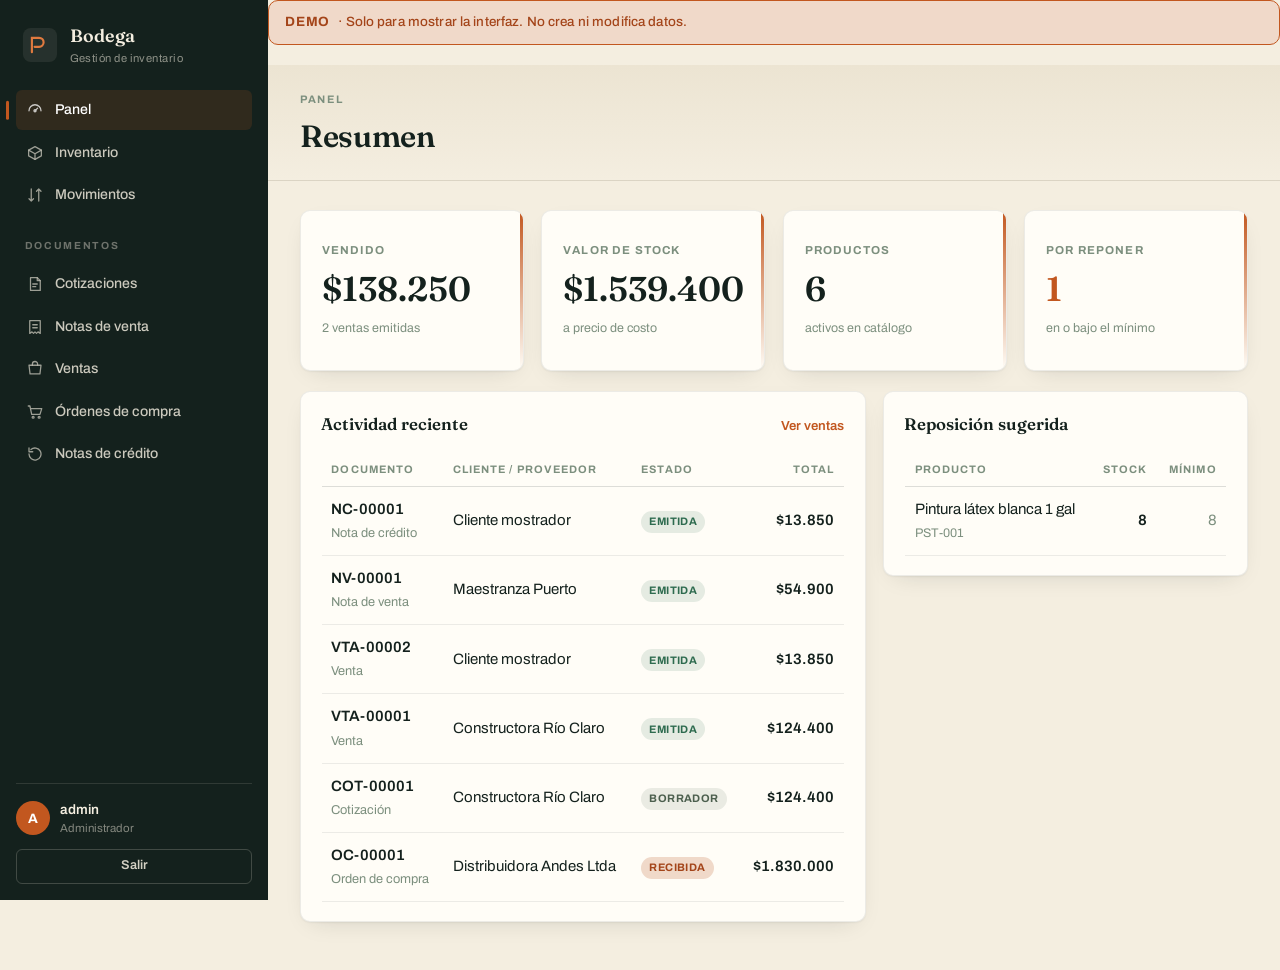
<file: demo/index.html>
<!DOCTYPE html>
<html lang="es">
<head>
<meta charset="utf-8">
<meta name="viewport" content="width=device-width, initial-scale=1">
<title>Bodega (demo) · Gestión de inventario</title>
<link rel="preconnect" href="https://fonts.googleapis.com">
<link rel="preconnect" href="https://fonts.gstatic.com" crossorigin>
<link href="https://fonts.googleapis.com/css2?family=Fraunces:opsz,wght@9..144,400;9..144,600;9..144,700&family=Archivo:wght@400;500;600;700&display=swap" rel="stylesheet">
<link rel="stylesheet" href="style.css">
<link rel="icon" href="data:image/svg+xml,<svg xmlns='http://www.w3.org/2000/svg' viewBox='0 0 32 32'><rect width='32' height='32' rx='7' fill='%2314211D'/><path d='M8 22V10h7a4 4 0 0 1 0 8H11' stroke='%23E9DEC7' stroke-width='2.4' fill='none' stroke-linecap='round'/></svg>">
</head>
<body>

<!-- ─────────────────────────────  LOGIN  ───────────────────────────── -->
<section id="view-login" class="login" hidden>
  <div class="login__art">
    <div class="login__mark">
      <svg viewBox="0 0 40 40" aria-hidden="true"><rect x="1" y="1" width="38" height="38" rx="9"/><path d="M11 28V12h8a5 5 0 0 1 0 10h-5"/></svg>
      <span>Bodega</span>
    </div>
    <h1 class="login__headline">Tu inventario,<br>en orden y<br><em>al día.</em></h1>
    <p class="login__sub">Ventas que descuentan stock, órdenes de compra que lo reponen, cotizaciones que se convierten en nota de venta. Todo con su historial.</p>
    <ul class="login__points">
      <li><span>01</span> Libro de stock auditable</li>
      <li><span>02</span> Documentos numerados</li>
      <li><span>03</span> Alerta de reposición</li>
    </ul>
    <div class="login__grain" aria-hidden="true"></div>
  </div>

  <div class="login__panel">
    <form id="login-form" class="card card--plain login__form" autocomplete="on">
      <p class="eyebrow">Acceso</p>
      <h2>Entra a tu panel</h2>
      <label class="field">
        <span>Usuario</span>
        <input name="username" required autocomplete="username" placeholder="admin">
      </label>
      <label class="field">
        <span>Clave</span>
        <input name="password" type="password" required autocomplete="current-password" placeholder="••••••••">
      </label>
      <button class="btn btn--primary btn--block" type="submit">Entrar</button>
      <p class="hint" id="login-hint">Demo visual: entra con cualquier usuario y clave</p>
    </form>
  </div>
</section>

<!-- ─────────────────────────────  APP  ───────────────────────────── -->
<div id="app" class="app" hidden>

  <aside class="sidebar">
    <div class="sidebar__brand">
      <svg viewBox="0 0 40 40" aria-hidden="true"><rect x="1" y="1" width="38" height="38" rx="9"/><path d="M11 28V12h8a5 5 0 0 1 0 10h-5"/></svg>
      <div>
        <strong>Bodega</strong>
        <small>Gestión de inventario</small>
      </div>
    </div>

    <nav class="sidebar__nav" aria-label="Secciones">
      <button class="navitem" data-route="dashboard"><i data-icon="gauge"></i>Panel</button>
      <button class="navitem" data-route="inventario"><i data-icon="box"></i>Inventario</button>
      <button class="navitem" data-route="movimientos"><i data-icon="arrows"></i>Movimientos</button>
      <p class="sidebar__group">Documentos</p>
      <button class="navitem" data-route="cotizacion"><i data-icon="quote"></i>Cotizaciones</button>
      <button class="navitem" data-route="nota_venta"><i data-icon="note"></i>Notas de venta</button>
      <button class="navitem" data-route="venta"><i data-icon="sale"></i>Ventas</button>
      <button class="navitem" data-route="orden_compra"><i data-icon="cart"></i>Órdenes de compra</button>
      <button class="navitem" data-route="nota_credito"><i data-icon="undo"></i>Notas de crédito</button>
    </nav>

    <div class="sidebar__foot">
      <div class="who">
        <span class="who__avatar" id="who-avatar">A</span>
        <div>
          <strong id="who-name">—</strong>
          <small id="who-role">—</small>
        </div>
      </div>
      <button class="btn btn--ghost btn--sm" id="logout">Salir</button>
    </div>
  </aside>

  <main class="main">
    <header class="topbar">
      <div>
        <p class="eyebrow" id="page-eyebrow">Panel</p>
        <h1 id="page-title">Resumen</h1>
      </div>
      <div class="topbar__actions">
        <button class="btn btn--primary" id="new-doc-btn">
          <span class="btn__plus">+</span> Nuevo documento
        </button>
      </div>
    </header>

    <div class="content" id="content" aria-live="polite"></div>
  </main>
</div>

<!-- ─────────────────────────  DOCUMENT MODAL  ───────────────────────── -->
<div class="modal" id="modal" hidden>
  <div class="modal__scrim" data-close></div>
  <div class="modal__sheet" role="dialog" aria-modal="true" aria-labelledby="modal-title">
    <header class="modal__head">
      <div>
        <p class="eyebrow" id="modal-eyebrow">Documento</p>
        <h2 id="modal-title">—</h2>
      </div>
      <button class="iconbtn" data-close aria-label="Cerrar">
        <svg viewBox="0 0 24 24" aria-hidden="true"><path d="M6 6l12 12M18 6L6 18"/></svg>
      </button>
    </header>
    <div class="modal__body" id="modal-body"></div>
    <footer class="modal__foot" id="modal-foot"></footer>
  </div>
</div>

<div class="toast" id="toast" hidden><span id="toast-msg"></span></div>

<script src="app.js"></script>
</body>
</html>
</file>
<file: demo/style.css>
/* ==========================================================================
   Bodega — sistema de diseño
   Dirección: libro mayor editorial. Papel crema, tinta verde profunda,
   acento terracota, serif de carácter para títulos, cifras tabulares.
   ========================================================================== */

:root {
  --ink:        #14211d;
  --ink-2:      #1d2f28;
  --ink-3:      #2a4036;
  --paper:      #f4eee0;
  --paper-2:    #ece4d2;
  --paper-3:    #e2d8c2;
  --terra:      #c2571f;
  --terra-2:    #a4451a;
  --terra-wash: #f0d9c9;
  --sage:       #7c8f7e;
  --ok:         #2e6b4f;
  --warn:       #a9761d;
  --bad:        #a8321f;
  --line:       rgba(20, 33, 29, .14);
  --line-soft:  rgba(20, 33, 29, .08);
  --shadow:     0 1px 2px rgba(20,33,29,.06), 0 8px 24px -12px rgba(20,33,29,.18);

  --serif: "Fraunces", "Iowan Old Style", Georgia, serif;
  --sans:  "Archivo", "Helvetica Neue", Arial, sans-serif;

  --r-sm: 6px;
  --r:    10px;
  --r-lg: 16px;

  --sidebar-w: 268px;
}

*, *::before, *::after { box-sizing: border-box; }

/* El atributo `hidden` de la UA tiene prioridad baja: cualquier regla con
   `display` lo anula. Estas vistas usan display:grid, así que hay que
   reforzarlo o login y app se renderizan a la vez. */
[hidden] { display: none !important; }

html, body { height: 100%; }

body {
  margin: 0;
  font-family: var(--sans);
  font-size: 15px;
  line-height: 1.55;
  color: var(--ink);
  background: var(--paper);
  -webkit-font-smoothing: antialiased;
  text-rendering: optimizeLegibility;
}

h1, h2, h3 { font-family: var(--serif); font-weight: 600; letter-spacing: -.01em; margin: 0; }
h1 { font-size: clamp(1.5rem, 2.4vw, 2rem); }
h2 { font-size: 1.28rem; }
em { font-style: italic; color: var(--terra); }

button, input, select, textarea { font: inherit; color: inherit; }
button { cursor: pointer; }

.num, .money, td.num, .stat__value { font-variant-numeric: tabular-nums lining-nums; }

.eyebrow {
  margin: 0 0 .35rem;
  font-size: .68rem;
  font-weight: 700;
  letter-spacing: .16em;
  text-transform: uppercase;
  color: var(--sage);
}

.hint { color: var(--sage); font-size: .82rem; margin: .75rem 0 0; }
.hint b { color: var(--ink); }

/* ── Botones ─────────────────────────────────────────────────────────── */
.btn {
  display: inline-flex; align-items: center; justify-content: center; gap: .5rem;
  border: 1px solid transparent; border-radius: var(--r-sm);
  padding: .62rem 1.05rem; font-size: .875rem; font-weight: 600;
  transition: transform .12s ease, background .18s ease, border-color .18s, color .18s;
}
.btn:active { transform: translateY(1px); }

.btn--primary { background: var(--terra); color: #fff8f2; }
.btn--primary:hover { background: var(--terra-2); }
.btn--ghost { background: transparent; border-color: var(--line); color: var(--ink); }
.btn--ghost:hover { background: rgba(20,33,29,.05); }
.btn--block { width: 100%; }
.btn--sm { padding: .42rem .75rem; font-size: .8rem; }
.btn--danger { background: transparent; border-color: rgba(168,50,31,.35); color: var(--bad); }
.btn--danger:hover { background: rgba(168,50,31,.07); }
.btn[disabled] { opacity: .45; cursor: not-allowed; }
.btn__plus { font-weight: 400; font-size: 1.05rem; line-height: 1; }

.iconbtn {
  display: inline-grid; place-items: center; width: 34px; height: 34px;
  background: transparent; border: 1px solid var(--line); border-radius: var(--r-sm);
}
.iconbtn:hover { background: rgba(20,33,29,.05); }
.iconbtn svg { width: 16px; height: 16px; fill: none; stroke: currentColor; stroke-width: 1.8; stroke-linecap: round; }

/* ── Campos ──────────────────────────────────────────────────────────── */
.field { display: block; margin-bottom: .9rem; }
.field > span { display: block; font-size: .74rem; font-weight: 700; letter-spacing: .06em;
  text-transform: uppercase; color: var(--sage); margin-bottom: .35rem; }
.field input, .field select, .field textarea {
  width: 100%; padding: .6rem .7rem;
  background: #fffdf7; border: 1px solid var(--line); border-radius: var(--r-sm);
  transition: border-color .18s, box-shadow .18s;
}
.field input:focus, .field select:focus, .field textarea:focus {
  outline: none; border-color: var(--terra);
  box-shadow: 0 0 0 3px rgba(194,87,31,.14);
}

/* ── Estructura ──────────────────────────────────────────────────────── */
.app { display: grid; grid-template-columns: var(--sidebar-w) 1fr; min-height: 100vh; }

.sidebar {
  position: sticky; top: 0; height: 100vh;
  display: flex; flex-direction: column;
  background: var(--ink); color: var(--paper);
  padding: 1.4rem 1rem 1rem;
  overflow-y: auto;
}
.sidebar__brand { display: flex; align-items: center; gap: .7rem; padding: 0 .4rem 1.4rem; }
.sidebar__brand svg { width: 36px; height: 36px; }
.sidebar__brand svg rect { fill: rgba(244,238,224,.08); }
.sidebar__brand svg path { stroke: var(--terracotta, #e07a3f); stroke-width: 2.4; fill: none; stroke-linecap: round; }
.sidebar__brand strong { display: block; font-family: var(--serif); font-size: 1.12rem; font-weight: 600; }
.sidebar__brand small { display: block; font-size: .7rem; color: rgba(244,238,224,.55); letter-spacing: .04em; }

.sidebar__group { margin: 1.3rem .55rem .5rem; font-size: .64rem; font-weight: 700;
  letter-spacing: .16em; text-transform: uppercase; color: rgba(244,238,224,.4); }

.sidebar__nav { display: flex; flex-direction: column; gap: 2px; flex: 1; }
.navitem {
  position: relative; display: flex; align-items: center; gap: .7rem;
  width: 100%; padding: .58rem .6rem; text-align: left;
  background: transparent; border: 0; border-radius: var(--r-sm);
  color: rgba(244,238,224,.82); font-size: .885rem; font-weight: 500;
  transition: background .16s, color .16s;
}
.navitem i { display: grid; place-items: center; width: 18px; height: 18px; opacity: .75; }
.navitem i svg { width: 18px; height: 18px; fill: none; stroke: currentColor; stroke-width: 1.7; stroke-linecap: round; stroke-linejoin: round; }
.navitem:hover { background: rgba(244,238,224,.07); color: #fff; }
.navitem.is-active { background: rgba(194,87,31,.16); color: #fff; }
.navitem.is-active::before {
  content: ""; position: absolute; left: -.6rem; top: 50%; translate: 0 -50%;
  width: 3px; height: 1.15rem; border-radius: 2px; background: var(--terra);
}

.sidebar__foot { border-top: 1px solid rgba(244,238,224,.12); padding-top: .9rem; margin-top: .6rem; }
.who { display: flex; align-items: center; gap: .65rem; margin-bottom: .7rem; }
.who__avatar {
  display: grid; place-items: center; width: 34px; height: 34px; border-radius: 50%;
  background: var(--terra); color: #fff; font-weight: 700; font-size: .85rem;
}
.who strong { display: block; font-size: .85rem; font-weight: 600; }
.who small { display: block; font-size: .72rem; color: rgba(244,238,224,.5); text-transform: capitalize; }
.sidebar__foot .btn--ghost { border-color: rgba(244,238,224,.2); color: rgba(244,238,224,.85); width: 100%; }
.sidebar__foot .btn--ghost:hover { background: rgba(244,238,224,.08); }

.main { display: flex; flex-direction: column; min-width: 0; }

.topbar {
  display: flex; align-items: flex-end; justify-content: space-between; gap: 1rem;
  padding: 1.6rem 2rem 1.2rem; border-bottom: 1px solid var(--line-soft);
  background: linear-gradient(180deg, var(--paper-2), var(--paper));
}
.content { padding: 1.8rem 2rem 3rem; flex: 1; }

/* ── Tarjetas ────────────────────────────────────────────────────────── */
.card {
  background: #fffdf7; border: 1px solid var(--line-soft); border-radius: var(--r);
  box-shadow: var(--shadow); padding: 1.2rem 1.3rem;
}
.card--plain { box-shadow: none; }
.card__head { display: flex; align-items: baseline; justify-content: space-between; gap: 1rem; margin-bottom: 1rem; }
.card__title { font-family: var(--serif); font-size: 1.05rem; font-weight: 600; }
.card__link { background: none; border: 0; color: var(--terra); font-size: .82rem; font-weight: 600; padding: 0; }
.card__link:hover { text-decoration: underline; }

.grid { display: grid; gap: 1.1rem; }
.grid--stats { grid-template-columns: repeat(auto-fit, minmax(190px, 1fr)); }
.grid--split { grid-template-columns: 1.55fr 1fr; align-items: start; }
@media (max-width: 1080px) { .grid--split { grid-template-columns: 1fr; } }

/* ── Métricas ────────────────────────────────────────────────────────── */
.stat { position: relative; overflow: hidden; }
.stat::after {
  content: ""; position: absolute; inset: 0 0 auto auto; width: 3px; height: 100%;
  background: linear-gradient(180deg, var(--terra), transparent);
}
.stat__label { font-size: .72rem; font-weight: 700; letter-spacing: .1em; text-transform: uppercase; color: var(--sage); }
.stat__value { font-family: var(--serif); font-size: clamp(1.6rem, 3vw, 2.15rem); font-weight: 600; margin: .35rem 0 .1rem; line-height: 1.05; }
.stat__value small { font-size: .5em; font-weight: 500; color: var(--sage); margin-right: .15rem; }
.stat__foot { font-size: .78rem; color: var(--sage); }

/* ── Tablas ──────────────────────────────────────────────────────────── */
.table { width: 100%; border-collapse: collapse; }
.table th {
  text-align: left; font-size: .68rem; font-weight: 700; letter-spacing: .1em;
  text-transform: uppercase; color: var(--sage);
  padding: .5rem .6rem; border-bottom: 1px solid var(--line);
}
.table td { padding: .68rem .6rem; border-bottom: 1px solid var(--line-soft); vertical-align: middle; }
.table tbody tr { transition: background .14s; }
.table tbody tr:hover { background: rgba(194,87,31,.035); }
.table .r { text-align: right; }
.table .strong { font-weight: 600; }
.table .muted { color: var(--sage); }
.table--clickable tbody tr { cursor: pointer; }

.empty { padding: 2.6rem 1rem; text-align: center; color: var(--sage); }
.empty strong { display: block; font-family: var(--serif); font-size: 1.05rem; color: var(--ink); margin-bottom: .3rem; }

/* ── Etiquetas ───────────────────────────────────────────────────────── */
.tag { display: inline-block; padding: .16rem .5rem; border-radius: 999px;
  font-size: .68rem; font-weight: 700; letter-spacing: .04em; text-transform: uppercase; }
.tag--ok    { background: rgba(46,107,79,.12);  color: var(--ok); }
.tag--warn  { background: rgba(169,118,29,.14); color: var(--warn); }
.tag--bad   { background: rgba(168,50,31,.12);  color: var(--bad); }
.tag--mute  { background: rgba(124,143,126,.16); color: #4c5f4e; }
.tag--terra { background: var(--terra-wash);    color: var(--terra-2); }

.qty { font-variant-numeric: tabular-nums; font-weight: 600; }
.qty--neg { color: var(--bad); }
.qty--pos { color: var(--ok); }

/* ── Totalizador ─────────────────────────────────────────────────────── */
.totals { margin-top: 1rem; margin-left: auto; width: min(320px, 100%); }
.totals__row { display: flex; justify-content: space-between; padding: .3rem 0; font-size: .875rem; }
.totals__row span:last-child { font-variant-numeric: tabular-nums; }
.totals__row--grand {
  border-top: 1.5px solid var(--ink); margin-top: .4rem; padding-top: .55rem;
  font-family: var(--serif); font-size: 1.15rem; font-weight: 600;
}

/* ── Modal ───────────────────────────────────────────────────────────── */
.modal { position: fixed; inset: 0; z-index: 60; display: grid; place-items: center; padding: 1.2rem; }
.modal__scrim { position: absolute; inset: 0; background: rgba(20,33,29,.5); backdrop-filter: blur(3px);
  animation: fade .2s ease both; }
.modal__sheet {
  position: relative; width: min(760px, 100%); max-height: 88vh; display: flex; flex-direction: column;
  background: var(--paper); border-radius: var(--r-lg); box-shadow: 0 30px 70px -20px rgba(20,33,29,.5);
  animation: rise .28s cubic-bezier(.2,.8,.25,1) both; overflow: hidden;
}
.modal--wide .modal__sheet { width: min(920px, 100%); }
.modal__head { display: flex; justify-content: space-between; align-items: flex-start; gap: 1rem;
  padding: 1.2rem 1.4rem; border-bottom: 1px solid var(--line); background: var(--paper-2); }
.modal__body { padding: 1.3rem 1.4rem; overflow-y: auto; }
.modal__foot { display: flex; justify-content: flex-end; gap: .6rem;
  padding: 1rem 1.4rem; border-top: 1px solid var(--line); background: var(--paper-2); }

/* ── Líneas de documento ─────────────────────────────────────────────── */
.lines { display: grid; gap: .55rem; margin: .4rem 0 .9rem; }
.linerow { display: grid; grid-template-columns: 1fr 86px 116px 96px 34px; gap: .5rem; align-items: center; }
.linerow input, .linerow select { padding: .5rem .55rem; background: #fffdf7;
  border: 1px solid var(--line); border-radius: var(--r-sm); width: 100%; }
.linerow input:focus { outline: none; border-color: var(--terra); box-shadow: 0 0 0 3px rgba(194,87,31,.12); }
.linerow__total { text-align: right; font-variant-numeric: tabular-nums; font-weight: 600; padding-right: .2rem; }
.lines__head { display: grid; grid-template-columns: 1fr 86px 116px 96px 34px; gap: .5rem;
  font-size: .66rem; font-weight: 700; letter-spacing: .09em; text-transform: uppercase; color: var(--sage); }
.lines__head span:nth-child(n+2) { text-align: right; }
@media (max-width: 620px) {
  .linerow, .lines__head { grid-template-columns: 1fr 70px; }
  .linerow > :nth-child(3), .linerow > :nth-child(4), .linerow > :nth-child(5) { grid-column: span 1; }
}

/* ── Selector de tipo ────────────────────────────────────────────────── */
.tilegrid { display: grid; grid-template-columns: repeat(auto-fit, minmax(180px, 1fr)); gap: .7rem; }
.tile {
  text-align: left; padding: .95rem 1rem; background: #fffdf7;
  border: 1px solid var(--line); border-radius: var(--r);
  transition: border-color .16s, background .16s, transform .16s;
}
.tile:hover { border-color: var(--terra); transform: translateY(-2px); }
.tile strong { display: block; font-family: var(--serif); font-size: 1rem; }
.tile small { display: block; color: var(--sage); font-size: .78rem; margin-top: .15rem; }
.tile__effect { display: inline-block; margin-top: .5rem; }

/* ── Login ───────────────────────────────────────────────────────────── */
.login { display: grid; grid-template-columns: 1.15fr .85fr; min-height: 100vh; }
@media (max-width: 900px) { .login { grid-template-columns: 1fr; } .login__art { min-height: 46vh; } }

.login__art {
  position: relative; overflow: hidden; color: var(--paper);
  background:
    radial-gradient(120% 90% at 15% 10%, rgba(194,87,31,.35), transparent 60%),
    radial-gradient(90% 80% at 90% 90%, rgba(124,143,126,.28), transparent 55%),
    var(--ink);
  padding: clamp(2rem, 5vw, 4.5rem); display: flex; flex-direction: column; justify-content: center; gap: 1.2rem;
}
.login__grain {
  position: absolute; inset: 0; opacity: .5; pointer-events: none; mix-blend-mode: overlay;
  background-image: url("data:image/svg+xml,%3Csvg xmlns='http://www.w3.org/2000/svg' width='140' height='140'%3E%3Cfilter id='n'%3E%3CfeTurbulence type='fractalNoise' baseFrequency='.85' numOctaves='3'/%3E%3C/filter%3E%3Crect width='140' height='140' filter='url(%23n)' opacity='.5'/%3E%3C/svg%3E");
}
.login__mark { display: flex; align-items: center; gap: .6rem; font-family: var(--serif);
  font-size: 1.2rem; font-weight: 600; margin-bottom: 1rem; }
.login__mark svg { width: 38px; height: 38px; }
.login__mark svg rect { fill: rgba(244,238,224,.08); }
.login__mark svg path { stroke: #e07a3f; stroke-width: 2.4; fill: none; stroke-linecap: round; }
.login__headline { font-size: clamp(2rem, 4.4vw, 3.4rem); line-height: 1.02; font-weight: 600; }
.login__sub { max-width: 42ch; color: rgba(244,238,224,.72); font-size: 1rem; }
.login__points { list-style: none; margin: 1.4rem 0 0; padding: 0; display: grid; gap: .55rem; }
.login__points li { display: flex; align-items: center; gap: .7rem; font-size: .9rem; color: rgba(244,238,224,.85); }
.login__points span { font-family: var(--serif); font-size: .78rem; color: #e07a3f; letter-spacing: .06em; }

.login__panel { display: grid; place-items: center; padding: 2rem; background: var(--paper); }
.login__form { width: min(400px, 100%); padding: 2rem; background: #fffdf7;
  border: 1px solid var(--line-soft); border-radius: var(--r-lg); box-shadow: var(--shadow); }
.login__form h2 { margin-bottom: 1.3rem; }

/* ── Aviso ───────────────────────────────────────────────────────────── */
.toast {
  position: fixed; bottom: 1.4rem; left: 50%; translate: -50% 0; z-index: 90;
  background: var(--ink); color: var(--paper); padding: .7rem 1.1rem; border-radius: var(--r);
  font-size: .86rem; box-shadow: 0 14px 34px -14px rgba(20,33,29,.6);
  animation: rise .24s ease both;
}
.toast--ok { background: var(--ok); }
.toast--bad { background: var(--bad); }

/* ── Animaciones ─────────────────────────────────────────────────────── */
@keyframes fade { from { opacity: 0; } }
@keyframes rise { from { opacity: 0; transform: translateY(10px); } }
.reveal { animation: rise .42s cubic-bezier(.2,.8,.25,1) both; }
.reveal:nth-child(1) { animation-delay: .02s; }
.reveal:nth-child(2) { animation-delay: .07s; }
.reveal:nth-child(3) { animation-delay: .12s; }
.reveal:nth-child(4) { animation-delay: .17s; }
.reveal:nth-child(5) { animation-delay: .22s; }
.reveal:nth-child(6) { animation-delay: .27s; }

@media (prefers-reduced-motion: reduce) {
  *, *::before, *::after { animation-duration: .01ms !important; animation-iteration-count: 1 !important;
    transition-duration: .01ms !important; }
}

@media (max-width: 780px) {
  .app { grid-template-columns: 1fr; }
  .sidebar { position: static; height: auto; }
  .topbar, .content { padding-inline: 1.1rem; }
}

/* Aviso de demo (solo demo estatica) */
.demo-aviso {
  display: flex;
  align-items: center;
  gap: .5rem;
  margin: 0 0 1.25rem;
  padding: .7rem 1rem;
  border: 1px solid var(--terra);
  border-radius: var(--r);
  background: var(--terra-wash);
  color: var(--terra-2);
  font-size: .84rem;
  font-weight: 500;
  letter-spacing: .01em;
}
.demo-aviso b { font-weight: 700; text-transform: uppercase; letter-spacing: .06em; }
</file>
